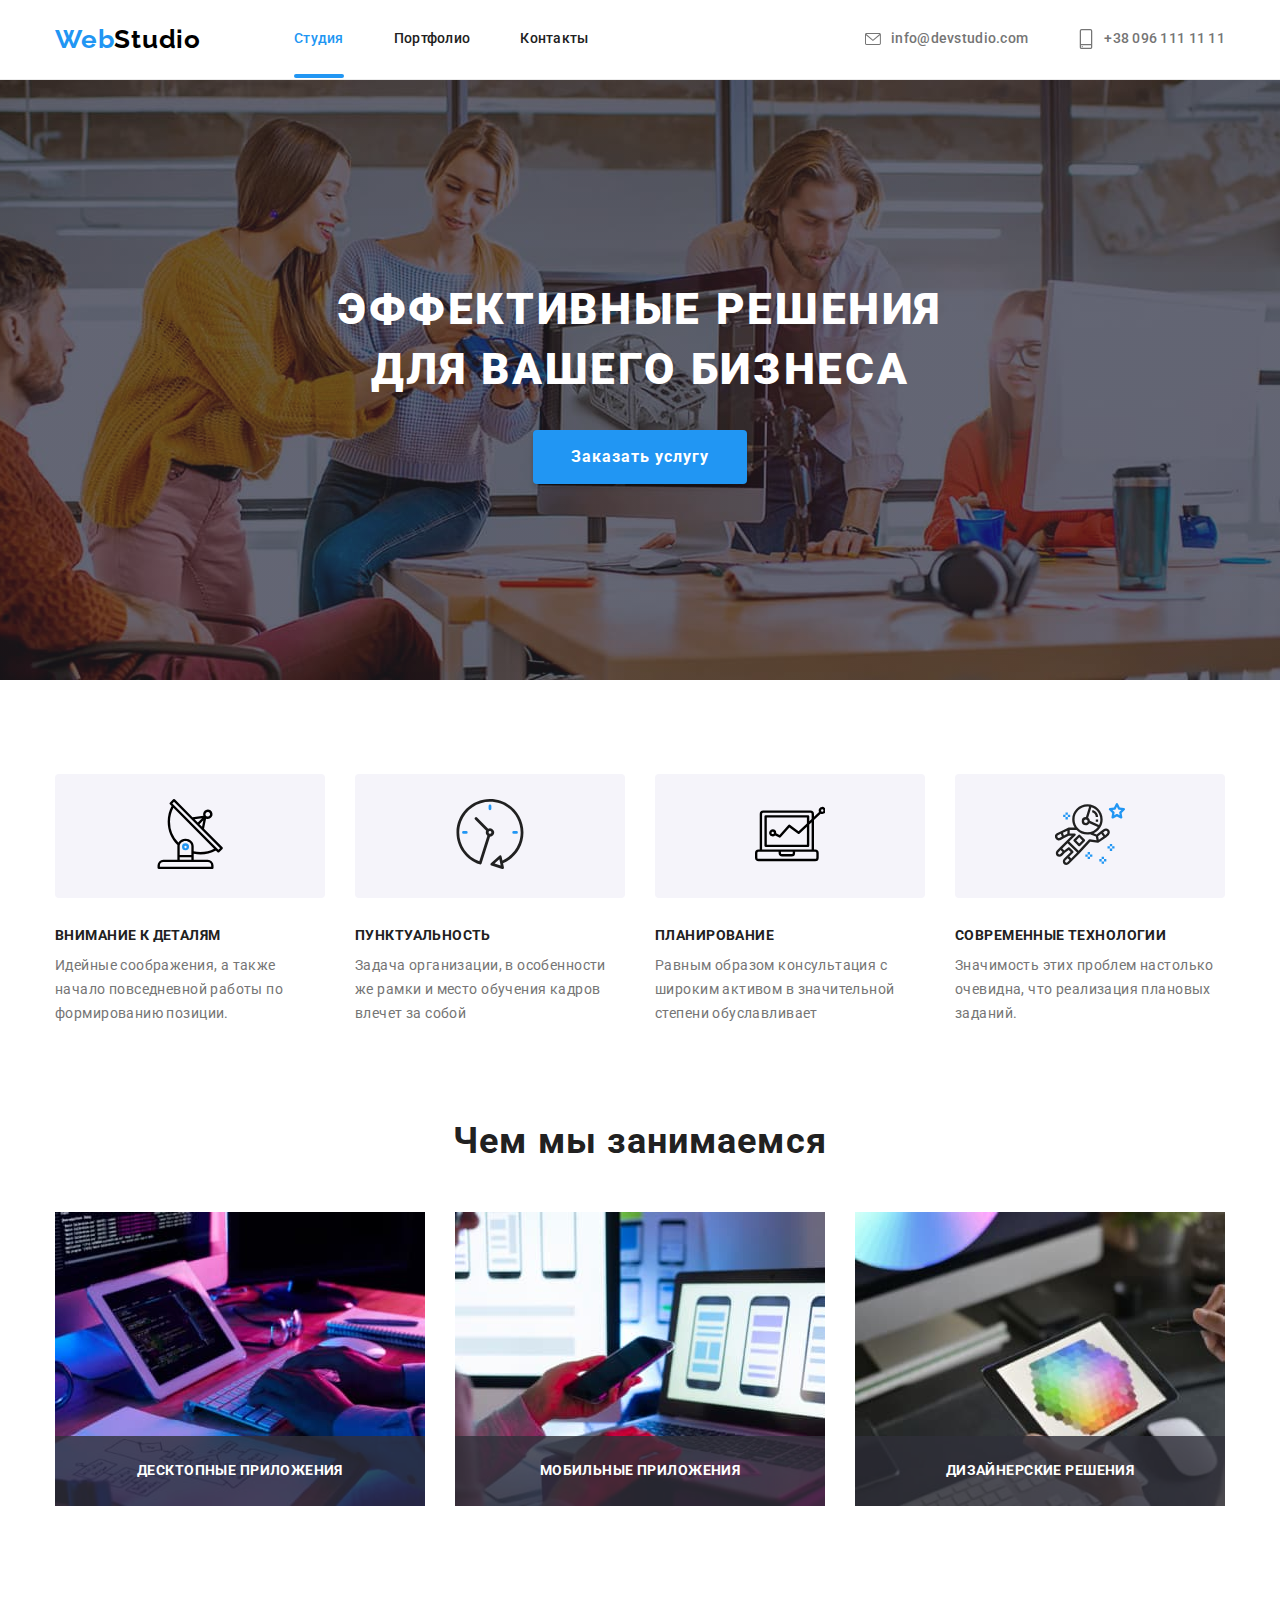
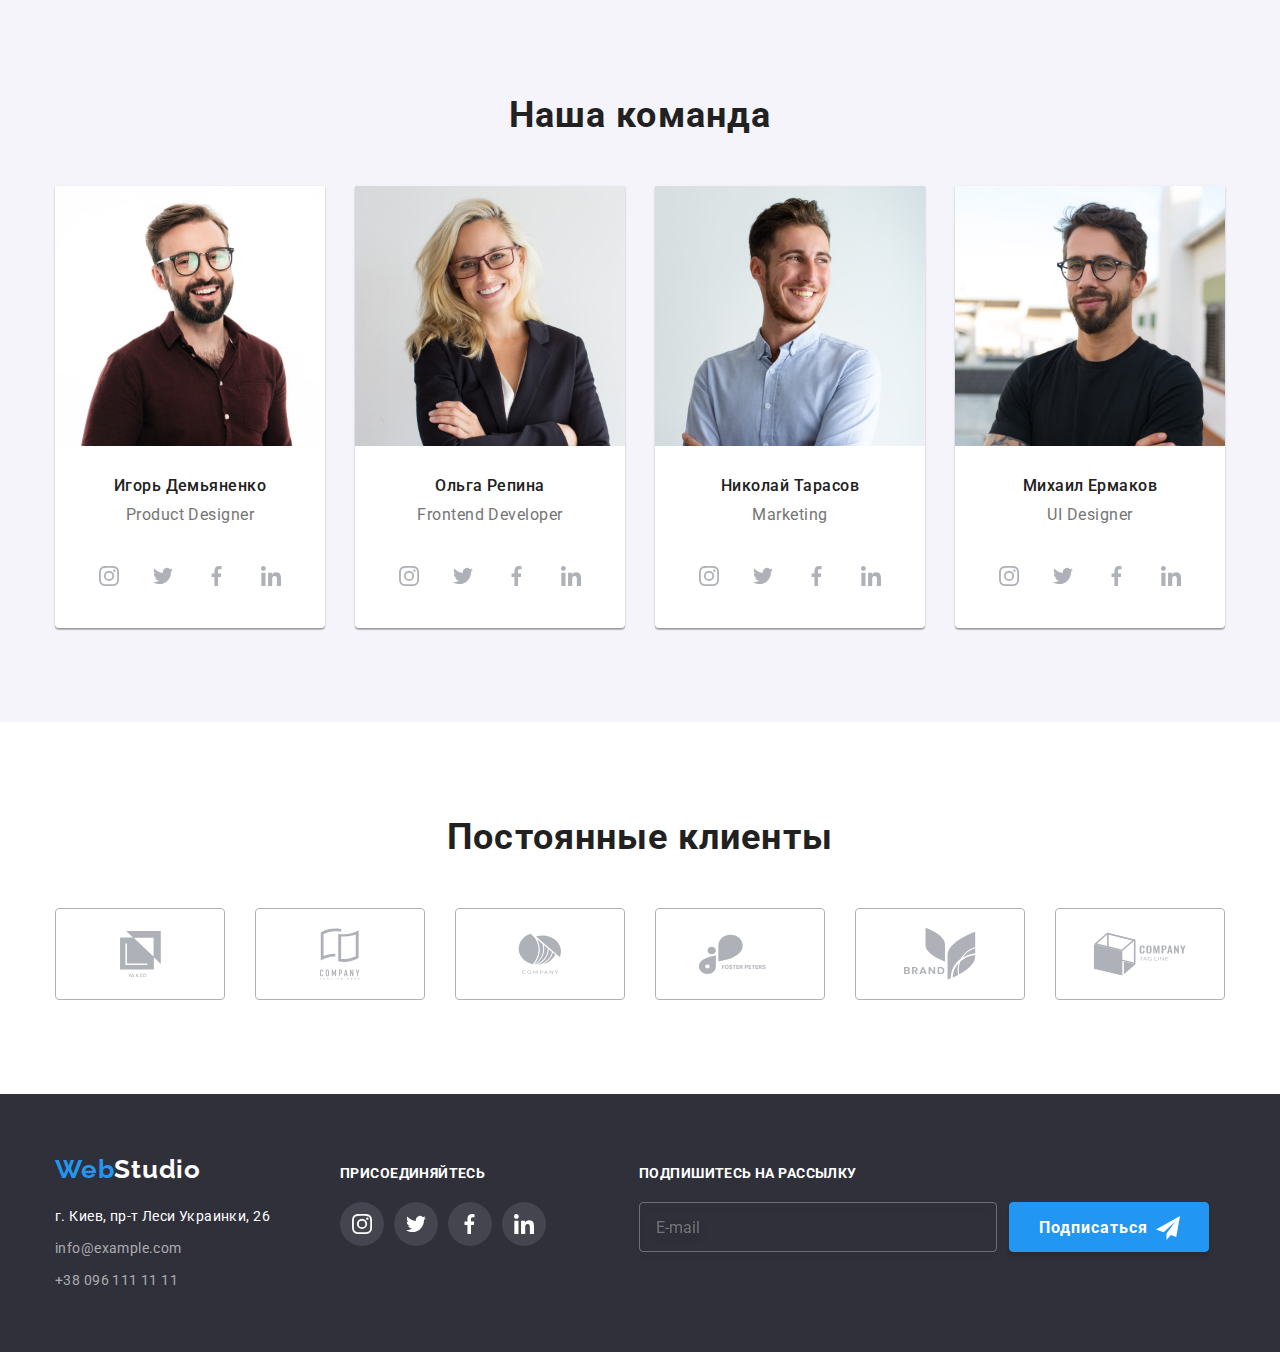
<file: index.html>
<!DOCTYPE html>
<html lang="ru">
<head>
    <meta charset="UTF-8">
    <meta http-equiv="X-UA-Compatible" content="IE=edge">
    <meta name="viewport" content="width=device-width, initial-scale=1.0">
    <title>WebStudio</title>
    <link rel="preconnect" href="https://fonts.gstatic.com">
    <link href="https://fonts.googleapis.com/css2?family=Raleway:wght@700&family=Roboto:wght@400;500;700;900&display=swap"
        rel="stylesheet">
    <link rel="stylesheet" href="https://cdnjs.cloudflare.com/ajax/libs/modern-normalize/1.1.0/modern-normalize.min.css
">
    <link rel="stylesheet" href="./css/main.min.css">
</head>
    <body>
        <!-- Header-->
        
        <header class="header">
         <div class="container" >  
             <div class="container__nav"> 
            <nav class="navigation">
                <a class="logo__link header__logo link" href="./index.html"> <span class="logo">Web</span>Studio</a>

                <ul class="menu list">
                    <li class="menu__item">
                        <a class="menu__link current link" href="./index.html" >Студия</a>
                    </li>
                    <li class="menu__item">
                        <a class="menu__link link" href="./portfolio.html">Портфолио</a>
                    </li>
                    <li class="menu__item">
                        <a class="menu__link link" href="">Контакты</a>
                    </li>
                </ul>
            </nav>
        

                <ul class="contacts-header header__contacts list">
                    <li class="contacts__link-item list">               
                      <a class="contacts__mail-link link" href="mailo:info@devstudio.com">
                        <svg class="contacts__icon" width="16px" height="20px">
                            <use href="./images/sprite.svg#icon-envelope">
                            </use>
                        </svg>
                        info@devstudio.com</a>              
                    </li>

                   <li class="contacts__navigation-link-item list" >
                    <a class="contacts__tel-link link" href="tel:+380961111111">
                    <svg class="contacts__icon" width= "16px" height="20px">
                        <use href="./images/sprite.svg#icon-smartphone">
                        </use>
                    </svg>
                    +38 096 111 11 11</a>
                   </li>
                </ul>  
                </div>
         </div>
            
        </header>

        


        <main>
            <!--Hero-->
            <section class="hero">
              <div class="container hero-title">
                <h1 class="title" >Эффективные решения <br> для вашего бизнеса</h1>
                </div>
                <button data-modal-open class="modal-button" type="button"><span class="button-text">Заказать услугу</span></button>
            </section>
            

            <!-- Concept-->
            <section class="concept">
                <h2 class="visually-hidden">Концепции подхода к работе</h2>
            <div class="container">
                <ul class="concept__list list">
                    <li class="concept__list-item">
                        <div class="concept-icon">
                            <svg class="concept-icon__icon" width="70px" height="70px">
                                <use href="./images/sprite.svg#icon-antenna">
                                </use>
                            </svg>
                            </div>
                        <h3 class="concept__list-title subtitle-text">Внимание к деталям</h3>
                        <p class="concept__list-title-text">Идейные соображения, а также начало повседневной работы по формированию позиции.</p>   
                    </li>

                    <li class="concept__list-item">
                        <div class="concept-icon">
                            <svg class="concept-icon__icon" width="70px" height="70px">
                                <use href="./images/sprite.svg#icon-clock">
                                </use>
                            </svg>
                        </div>
                        <h3 class="concept__list-title subtitle-text">Пунктуальность</h3>
                        <p class="concept__list-title-text">Задача организации, в особенности же рамки и место обучения кадров влечет за собой</p>
                    </li>

                    <li class="concept__list-item">
                        <div class="concept-icon">
                            <svg class="concept-icon__icon" width="70px" height="70px">
                                <use href="./images/sprite.svg#icon-vector">
                                </use>
                            </svg>
                        </div>
                        <h3 class="concept__list-title subtitle-text">Планирование</h3>
                        <p class="concept__list-title-text">Равным образом консультация с широким активом в значительной степени обуславливает</p>
                    </li>

                    <li class="concept__list-item">
                        <div class="concept-icon">
                            <svg class="concept-icon__icon" width="70px" height="70px">
                                <use href="./images/sprite.svg#icon-astronaut">
                                </use>
                            </svg>
                        </div>
                        <h3 class="concept__list-title subtitle-text">Современные технологии</h3>
                        <p class="concept__list-title-text">Значимость этих проблем настолько очевидна, что реализация плановых заданий.</p>
                    </li>
                </ul>
                </div>
            </section>
            <!-- Specification-->
            <section class="specification">
                <div class="container">
                <h2 class="specification__title">Чем мы занимаемся</h2>
                <ul class="specification__list list">
                    <li class="specification__list-images">
                        <img src="./images/specification/specification1.jpg" alt="написание кода" width="370" height="294">
                   <div class="service__desc">
                        <p class="service__text">Десктопные приложения</p>
                        </div>
                    </li>
                    <li class="specification__list-images">
                        <img src="./images/specification/specification2.jpg" alt="мобильная адаптация" width="370" height="294">
                    <div class="service__desc">
                        <p class="service__text">Мобильные приложения</p>
                    </div>
                    </li>
                    <li class="specification__list-images">
                        <img src="./images/specification/specification3.jpg" alt="стилистическое оформление" width="370" height="294">
                    <div class="service__desc">
                        <p class="service__text">Дизайнерские решения</p>
                    </div>
                    </li>
                </ul>
                </div>
            </section>
            <!-- teammate-->
            <section class="teammate">
                <div class="container">
                <h2 class="teammate__title">Наша команда</h2>   

                <ul class="team__list list">
                <li class="team__list-item">
                    <img class="team__list-item-image" src="./images/teammate/teammate1.jpg" alt="Игорь Демьяненко" width="270" height="260">
                 <div class="team__image">
                    <h3 class="team__list-title">Игорь Демьяненко</h3>
                    <p class="team__list-title-text" lang="en"> Product Designer</p>
                </div>
                        <ul class="network">
                            <li class="network__item">
                                <a class="network__icon link" href="#instagram" target="_blank" rel="noopener noreferrer">
                                <svg class="network__icon-icon" width="20px" height="20px">
                                    <use href="./images/sprite.svg#icon-instagram">
                                    </use>
                                </svg>
                                </a>
                            </li>
                        
                            <li class="network__item">
                                <a class="network__icon link" href="#twitter" target="_blank" rel="noopener noreferrer">
                                <svg class="network__icon-icon" width="20px" height="20px">
                                    <use href="./images/sprite.svg#icon-twitter">
                                    </use>
                                </svg>
                                </a>
                            </li>
                        
                            <li class="network__item">
                                <a class="network__icon link" href="#facebook" target="_blank" rel="noopener noreferrer">
                                <svg class="network__icon-icon" width="20px" height="20px">
                                    <use href="./images/sprite.svg#icon-facebook">
                                    </use>
                                </svg>
                                </a>
                            </li>
                        
                            <li class="network__item">
                                <a class="network__icon link" href="#linkedin" target="_blank" rel="noopener noreferrer">
                                <svg class="network__icon-icon" width="20px" height="20px">
                                    <use href="./images/sprite.svg#icon-linkedin">
                                    </use>
                                </svg>
                                </a>
                            </li>
                        
                        </ul>
                </li>

                <li class="team__list-item">
                    <img class="team__list-item-image" src="./images/teammate/teammate2.jpg" alt="Ольга Репина" width="270" height="260">
                 <div class="team__image">
                    <h3 class="team__list-title">Ольга Репина</h3>
                    <p class="team__list-title-text" lang="en"> Frontend Developer</p>
                  </div>

                <ul class="network">
                    <li class="network__item">
                        <a class="network__icon link" href="#instagram" target="_blank" rel="noopener noreferrer">
                        <svg class="network__icon-icon" width="20px" height="20px">
                            <use href="./images/sprite.svg#icon-instagram">
                            </use>
                        </svg>
                        </a>
                    </li>
                
                    <li class="network__item">
                        <a class="network__icon link" href="#twitter" target="_blank" rel="noopener noreferrer">
                        <svg class="network__icon-icon" width="20px" height="20px">
                            <use href="./images/sprite.svg#icon-twitter">
                            </use>
                        </svg>
                        </a>
                    </li>
                
                    <li class="network__item">
                        <a class="network__icon link" href="#facebook" target="_blank" rel="noopener noreferrer">
                        <svg class="network__icon-icon" width="20px" height="20px">
                            <use href="./images/sprite.svg#icon-facebook">
                            </use>
                        </svg>
                    </a>
                    </li>
                
                    <li class="network__item">
                        <a class="network__icon link" href="#linkedin" target="_blank" rel="noopener noreferrer">
                        <svg class="network__icon-icon" width="20px" height="20px">
                            <use href="./images/sprite.svg#icon-linkedin">
                            </use>
                        </svg>
                        </a>
                    </li>
                
                </ul>
                </li>

                <li class="team__list-item">               
                    <img class="team__list-item-image" src="./images/teammate/teammate3.jpg" alt="Николай Тарасов" width="270" height="260">
                 <div class="team__image">
                    <h3 class="team__list-title">Николай Тарасов</h3>
                    <p class="team__list-title-text" lang="en"> Marketing</p>
                  </div>
                <ul class="network">
                    <li class="network__item">
                        <a class="network__icon link" href="#instagram" target="_blank" rel="noopener noreferrer">
                        <svg class="network__icon-icon" width="20px" height="20px">
                            <use href="./images/sprite.svg#icon-instagram">
                            </use>
                        </svg>
                        </a>
                    </li>
                
                    <li class="network__item">
                        <a class="network__icon link" href="#twitter" target="_blank" rel="noopener noreferrer">
                        <svg class="network__icon-icon" width="20px" height="20px">
                            <use href="./images/sprite.svg#icon-twitter">
                            </use>
                        </svg>
                        </a>
                    </li>
                
                    <li class="network__item">
                        <a class="network__icon link" href="#facebook" target="_blank" rel="noopener noreferrer">
                        <svg class="network__icon-icon" width="20px" height="20px">
                            <use href="./images/sprite.svg#icon-facebook">
                            </use>
                        </svg>
                        </a>
                    </li>
                
                    <li class="network__item">
                        <a class="network__icon link" href="#linkedin" target="_blank" rel="noopener noreferrer">
                        <svg class="network__icon-icon" width="20px" height="20px">
                            <use href="./images/sprite.svg#icon-linkedin">
                            </use>
                        </svg>
                        </a>
                    </li>
                
                </ul>
                </li>

                <li class="team__list-item">
                    <img class="team__list-item-image" src="./images/teammate/teammate4.jpg" alt="Михаил Ермаков" width="270" height="260">
                 <div class="team__image">
                    <h3 class="team__list-title">Михаил Ермаков</h3>
                    <p class="team__list-title-text" lang="en"> UI Designer</p>
                 </div>

                <ul class="network">
                    <li class="network__item">
                        <a class="network__icon link" href="#instagram" target="_blank" rel="noopener noreferrer">
                        <svg class="network__icon-icon" width="20px" height="20px">
                            <use href="./images/sprite.svg#icon-instagram">
                            </use>
                        </svg>
                        </a>
                    </li>
                
                    <li class="network__item">
                        <a class="network__icon link" href="#twitter" target="_blank" rel="noopener noreferrer">
                        <svg class="network__icon-icon" width="20px" height="20px">
                            <use href="./images/sprite.svg#icon-twitter">
                            </use>
                        </svg>
                        </a>
                    </li>
                
                    <li class="network__item">
                        <a class="network__icon link" href="#facebook" target="_blank" rel="noopener noreferrer">
                        <svg class="network__icon-icon" width="20px" height="20px">
                            <use href="./images/sprite.svg#icon-facebook">
                            </use>
                        </svg>
                        </a>
                    </li>
                
                    <li class="network__item">
                        <a class="network__icon link" href="#linkedin" target="_blank" rel="noopener noreferrer">
                        <svg class="network__icon-icon" width="20px" height="20px">
                            <use href="./images/sprite.svg#icon-linkedin">
                            </use>
                        </svg>
                        </a>
                    </li>
                
                </ul>
                </li>
                </ul>

               
                </div>
            </section>

            <!-- Clients -->
            <section class="clients">
                <div class="container">
                    <h2 class="client__title">Постоянные клиенты</h2>
               <ul class="client-list">

                   <li class="client-list-item"> 
                       <a  class="icon-image" href="">             
                    <svg class="client-icon" width="41px" height="46.7px">
                        <use href="./images/sprite.svg#icon-group1">
                        </use>
                    </svg>
                    </a>
                   </li>

                <li class="client-list-item">
                    <a class="icon-image" href="">
                    <svg class="client-icon" width="40px" height="52px">
                        <use href="./images/sprite.svg#icon-group2">
                        </use>
                    </svg>
                    </a>
                </li>

                <li class="client-list-item">
                    <a class="icon-image" href="">
                    <svg class="client-icon" width="43.46px" height="41.18px">
                        <use href="./images/sprite.svg#icon-group3">
                        </use>
                    </svg>
                    </a>
                </li>

                <li class="client-list-item">
                    <a class="icon-image" href="">
                    <svg class="client-icon" width="84.44px" height="40.62px">
                        <use href="./images/sprite.svg#icon-group4">
                        </use>
                    </svg>
                    </a>
                </li>

                <li class="client-list-item">
                    <a class="icon-image" href="">
                    <svg class="client-icon" width="106px" height="53.48px">
                        <use href="./images/sprite.svg#icon-group5">
                        </use>
                    </svg>
                    </a>
                </li>

                <li class="client-list-item">
                    <a class="icon-image" href="">
                    <svg class="client-icon" width="93.79px" height="43.93px">
                        <use href="./images/sprite.svg#icon-group6">
                        </use>
                    </svg>
                    </a>
                </li>
               </ul>
                </div>
            </section>
        </main>
        <!-- Footer -->

            <footer class="footer">
                <div class="container footer-common ">
                    <div class="contacts">
                     <a class="logo__link footerlink link" href="logo"> <span class="logo">Web</span><span class="logo-type">Studio</span></a>
                
                        <address class="contacts__item">
                          <ul class="contacts__list list">
                             <li class="contacts__list-item">
                             <a class="contacts__adress link" href="https://goo.gl/maps/idP8wtgH4TsYc2U48" target="_blank" rel="noopener noreferrer"> г. Киев, пр-т Леси Украинки, 26</a>
                             </li>

                              <li class="contacts__list-item">
                                <a class="contacts__mail link" href="mailo:info@example.com">info@example.com</a>
                             </li>

                             <li class="contacts__list-item">
                              <a class="contacts__tel link" href="tel:+380961111111">+38 096 111 11 11</a>
                             </li>
                         </ul>  
                     </address>
                 </div>
                    <div class="footer__icons">
                     <h3 class="footer__title">Присоединяйтесь</h3>
                     <ul class="footer__network-list">

                        <li class="footer__icon">
                            <a class="footer__network-icon link" href="#instagram" target="_blank" rel="noopener noreferrer">
                            <svg class="footer__network-icon-icon" width="20px" height="20px">
                                <use href="./images/sprite.svg#icon-instagram">
                                </use>
                            </svg>
                        </a>
                        </li>

                        <li class="footer__icon">
                            <a class="footer__network-icon link" href="#twitter" target="_blank" rel="noopener noreferrer">
                            <svg class="footer__network-icon-icon" width="20px" height="20px">
                                <use href="./images/sprite.svg#icon-twitter">
                                </use>
                            </svg>
                            </a>
                        </li>

                        <li class="footer__icon">
                            <a class="footer__network-icon link" href="#facebook" target="_blank" rel="noopener noreferrer">
                            <svg class="footer__network-icon-icon" width="20px" height="20px">
                                <use href="./images/sprite.svg#icon-facebook">
                                </use>
                            </svg>
                        </a>
                        </li>

                        <li class="footer__icon">
                            <a class="footer__network-icon link" href="#linkedin" target="_blank" rel="noopener noreferrer">
                            <svg class="footer__network-icon-icon" width="20px" height="20px">
                                <use href="./images/sprite.svg#icon-linkedin">
                                </use>
                            </svg>
                            </a>
                        </li>
                     </ul>
                    </div>

                    <div class="mailing">
                        <h3 class="footer__title">Подпишитесь на рассылку</h3>
                        <form action="#" class="footer__form">
                            <label>
                                <input type="email" class="footer__text-form" placeholder="E-mail" required>
                            </label>
                    
                            <button type="submit" class="footer__form-btn">Подписаться
                                <svg class="footer__mail-icon" width="24" height="24">
                                    <use href="/images/icons.svg#icon-icon-send"></use>
                                </svg>
                            </button>
                        </form>
                    </div>
                </div>
            </footer>
            

            <div class="backdrop is-hidden" data-modal>
                <div class="modal">
                    <button data-modal-close type="button" class="close-button">
                        <svg class="close-icon" width="11" height="11">
                            <use href="./images/symbol-defs-close.svg#icon-vector1"></use>
                        </svg>
                    </button>



                    <form action="#" class="modal-form">
                        <label class="modal-form-field">
                            <p class="modal-form-head">Оставьте свои данные, мы вам перезвоним</p>
                            Имя
                            <span class="modal-form-input-wrapper">
                            <input type="text" class="modal-form-input" name="user-name" minlength="2"
                             pattern="[a-zA-Zа-яёА-ЯЁ]+" title="Имя должно содержать символы кирилицы или латиницы" required >
                            <svg class="modal-form-icon" width="18" height="18">
                                <use href="./images/icons.svg#icon-person"></use>
                            </svg>
                            </span>
                        </label>

                        <label class="modal-form-field">
                            Телефон
                            <span class="modal-form-input-wrapper">
                            <input type="tel" class="modal-form-input" name="user-phone"
                             pattern="[0-9]{3}-[0-9]{3}-[0-9]{2}-[0-9]{2}" title="096-000-00-00" required>
                            <svg class="modal-form-icon" width="18" height="18">
                                <use href="./images/icons.svg#icon-phone"></use>
                            </svg>
                            </span>
                        </label>

                        <label class="modal-form-field">
                            Почта
                            <span class="modal-form-input-wrapper">         
                             <input type="email" class="modal-form-input" name="user-email" required>
                             <svg class="modal-form-icon" width="18" height="18">
                            <use href="./images/icons.svg#icon-email"></use>
                             </svg>
                             </span>
                            </label>

                        <label class="modal-form-field">
                            Комментарий
                            <textarea name="user-message" class="modal-form-message" placeholder="Введите текст"></textarea>
                        </label>


                    <input type="checkbox" class="modal-form-checkbox visually-hidden" id="accept-policy">
                    <label for="accept-policy" class="modal-form-checkbox-label">Соглашаюсь с рассылкой и принимаю&nbsp;
      
                        <a href="#" class="modal-form-label-link">Условия договора</a>
                    </label>
                    <button type="submit" class="modal-form-btn">Отправить</button>
                    </form>
                   
                </div>
            </div>
            
    <script src="./js/modal.js"></script>
    </body>
</html>
</file>
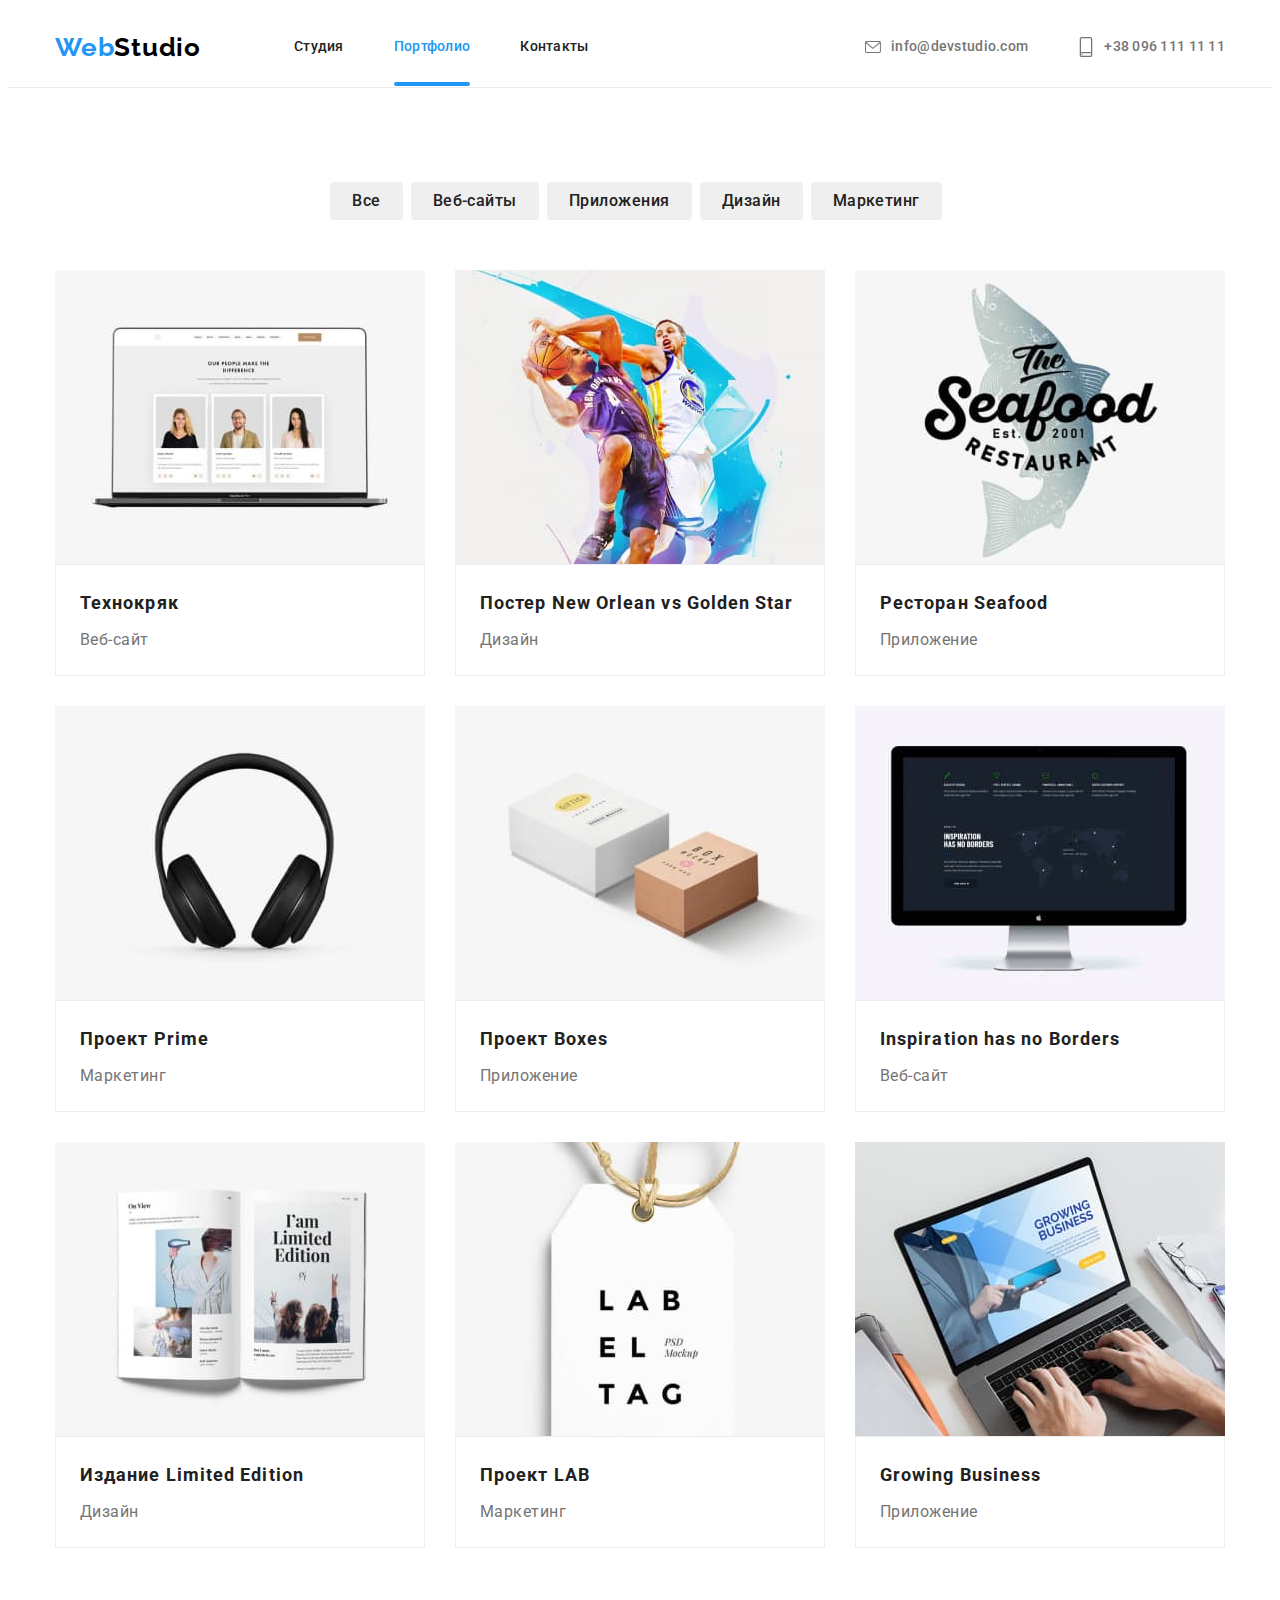
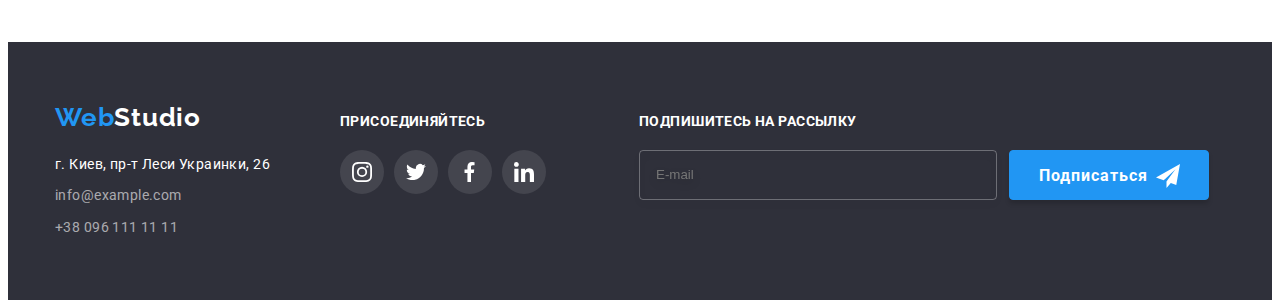
<file: portfolio.html>
<!DOCTYPE html>
    <html lang="ru">
    <head>
        <meta charset="UTF-8">
        <meta http-equiv="X-UA-Compatible" content="IE=edge">
        <meta name="viewport" content="width=device-width, initial-scale=1.0">
        <title>WebStudio</title>
        <link rel="preconnect" href="https://fonts.gstatic.com">
        <link href="https://fonts.googleapis.com/css2?family=Raleway:wght@700&family=Roboto:wght@400;500;700;900&display=swap"
            rel="stylesheet">
        <link rel="stylesheet" href="./css/main.min.css">

    </head>
    <body>
        <!-- Header-->
        <header class="header">
            <div class="container">
                <div class="container__nav">
                    <nav class="navigation">
                        <a class="logo__link header__logo link" href="./index.html"> <span class="logo">Web</span>Studio</a>
        
                        <ul class="menu list">
                            <li class="menu__item">
                                <a class="menu__link link" href="./index.html">Студия</a>
                            </li>
                            <li class="menu__item">
                                <a class="menu__link current link" href="./portfolio.html">Портфолио</a>
                            </li>
                            <li class="menu__item">
                                <a class="menu__link link" href="">Контакты</a>
                            </li>
                        </ul>
                    </nav>
        
        
                    <ul class="contacts-header header__contacts list">
                        <li class="contacts__link-item list">
                            <a class="contacts__mail-link link" href="mailo:info@devstudio.com">
                                <svg class="contacts__icon" width="16px" height="20px">
                                    <use href="./images/sprite.svg#icon-envelope">
                                    </use>
                                </svg>
                                info@devstudio.com</a>
                        </li>
        
                        <li class="contacts__navigation-link-item list">
                            <a class="contacts__tel-link link" href="tel:+380961111111">
                                <svg class="contacts__icon" width="16px" height="20px">
                                    <use href="./images/sprite.svg#icon-smartphone">
                                    </use>
                                </svg>
                                +38 096 111 11 11</a>
                        </li>
                    </ul>
                </div>
            </div>
        
        </header>
        <!-- Hero portfolio -->
        <main class="portfolio">
            <section>
                <h2 class="visually-hidden">Список проектов</h2>
                <div class="container">
                    <ul class="portfolio__button-list list">
                        <li class="portfolio__button-item">
                            <button class="portfolio__button" type="button">Все</button>
                        </li>
                        <li class="portfolio__button-item">
                            <button class="portfolio__button" type="button">Веб-сайты</button>
                        </li>
                        <li class="portfolio__button-item">
                            <button class="portfolio__button" type="button">Приложения</button>
                        </li>
                        <li class="portfolio__button-item">
                            <button class="portfolio__button" type="button">Дизайн</button>
                        </li>
                        <li class="portfolio__button-item">
                            <button class="portfolio__button" type="button">Маркетинг</button>
                        </li>
                    </ul>
                </div>


                <div class="container">
                <ul class="set__list list">
                    <li class="set__list-item">
                        <a class="set__list-icon link" href="">
                        <div class="set__list-image-text">
                            <img class="set__list-image" src="./images/portfolio/portfolio1.jpg" alt="Монитор" width="370" height="294">
                            <p class="set__list-text">Технокряк это современная площадка распространения коронавируса. Компании используют эту платформу для цифрового
                            шпионажа и атак на защищённые сервера конкурентов</p>
                        </div>
                        <div class="card__content">
                        <h3 class="card__list-projects">Технокряк</h3>
                        <p class="card__list-projects-text">Веб-сайт</p>
                     </div>
                    </a>
                        </li>

                    <li class="set__list-item">
                        <a class="set__list-icon link"  href="">
                        <div class="set__list-image-text">
                            <img src="./images/portfolio/portfolio2.jpg" alt="Баскетбольная команда" width="370" height="294">
                            <p class="set__list-text">Технокряк это современная площадка распространения коронавируса. Компании используют эту
                             платформу для цифрового
                              шпионажа и атак на защищённые сервера конкурентов</p>
                         </div>
                        <div class="card__content">
                        <h3 class="card__list-projects">Постер <span lang="en">New Orlean vs Golden Star</span></h3>
                        <p class="card__list-projects-text">Дизайн</p>
                     </div>
                    </a>
                    </li>

                    <li class="set__list-item">
                        <a class="set__list-icon link"  href="">
                        <div class="set__list-image-text">
                            <img src="./images/portfolio/portfolio3.jpg" alt="Логотип ресторана" width="370" height="294">
                                <p class="set__list-text">Технокряк это современная площадка распространения коронавируса. Компании используют эту
                                 платформу для цифрового
                                шпионажа и атак на защищённые сервера конкурентов</p>
                         </div>
                        <div class="card__content">
                        <h3 class="card__list-projects">Ресторан <span lang="en">Seafood</span></h3>
                        <p class="card__list-projects-text">Приложение</p>
                     </div>
                    </a>
                    </li>

                    <li class="set__list-item">
                        <a class="set__list-icon link"  href="">
                            <div class="set__list-image-text">
                                <img src="./images/portfolio/portfolio4.jpg" alt="Наушники" width="370" height="294">
                                <p class="set__list-text">Технокряк это современная площадка распространения коронавируса. Компании используют эту
                                платформу для цифрового
                                шпионажа и атак на защищённые сервера конкурентов</p>
                            </div>
                        <div class="card__content">
                        <h3 class="card__list-projects">Проект <span lang="en">Prime</span></h3>
                        <p class="card__list-projects-text">Маркетинг</p>
                     </div>
                    </a>
                    </li>

                    <li class="set__list-item">
                        <a class="set__list-icon link"  href="">
                            <div class="set__list-image-text">
                            <img src="./images/portfolio/portfolio5.jpg" alt="Элементы блоков" width="370" height="294">
                                <p class="set__list-text">Технокряк это современная площадка распространения коронавируса. Компании используют эту
                                    платформу для цифрового
                                    шпионажа и атак на защищённые сервера конкурентов</p>
                            </div>      
                     <div class="card__content">
                        <h3 class="card__list-projects">Проект <span lang="en">Boxes</span></h3>
                        <p class="card__list-projects-text">Приложение</p>
                    </div>
                    </a>
                    </li>

                    <li class="set__list-item">
                        <a class="set__list-icon link"  href="">
                            <div class="set__list-image-text">
                            <img src="./images/portfolio/portfolio6.jpg" alt="Сайт на экране монитора" width="370" height="294">
                            <p class="set__list-text">Технокряк это современная площадка распространения коронавируса. Компании используют эту
                                платформу для цифрового
                                шпионажа и атак на защищённые сервера конкурентов</p>
                            </div>
                        <div class="card__content">
                        <h3 class="card__list-projects"><span lang="en">Inspiration has no Borders</span></h3>
                        <p class="card__list-projects-text">Веб-сайт</p>
                    </div>
                    </a>
                    </li>

                    <li class="set__list-item">
                        <a class="set__list-icon link"  href="">
                            <div class="set__list-image-text">
                            <img src="./images/portfolio/portfolio7.jpg" alt="Журнал" width="370" height="294">
                            <p class="set__list-text">Технокряк это современная площадка распространения коронавируса. Компании используют эту
                                платформу для цифрового
                                шпионажа и атак на защищённые сервера конкурентов</p>
                            </div>
                        <div class="card__content">
                        <h3 class="card__list-projects">Издание <span lang="en">Limited Edition</span></h3>
                        <p class="card__list-projects-text">Дизайн</p>
                     </div>
                    </a>
                    </li>

                    <li class="set__list-item">
                        <a class="set__list-icon link"  href="">
                            <div class="set__list-image-text">
                            <img src="./images/portfolio/portfolio8.jpg" alt="Эмблема" width="370" height="294">
                            <p class="set__list-text">Технокряк это современная площадка распространения коронавируса. Компании используют эту
                                платформу для цифрового
                                шпионажа и атак на защищённые сервера конкурентов</p>
                            </div>
                        <div class="card__content">
                        <h3 class="card__list-projects">Проект <span lang="en">LAB</span></h3>
                        <p class="card__list-projects-text">Маркетинг</p>
                    </div>
                    </a>
                    </li>

                    <li class="set__list-item">
                        <a class="set__list-icon link"  href="">
                            <div class="set__list-image-text">
                                <img src="./images/portfolio/portfolio9.jpg" alt="Сайт на экране ноутбука" width="370" height="294">
                                <p class="set__list-text">Технокряк это современная площадка распространения коронавируса. Компании используют эту
                                    платформу для цифрового
                                    шпионажа и атак на защищённые сервера конкурентов</p>
                             </div>
                        <div class="card__content">
                        <h3 class="card__list-projects"><span lang="en">Growing Business</span></h3>
                        <p class="card__list-projects-text">Приложение</p>
                    </div>
                    </a>
                    </li>
                </ul>
                </div>

            </section>
        </main>
        <!-- Footer -->
    <footer class="footer">
        <div class="container footer-common ">
            <div class="contacts">
                <a class="logo__link footerlink link" href="logo"> <span class="logo">Web</span><span
                        class="logo-type">Studio</span></a>
    
                <address class="contacts__item">
                    <ul class="contacts__list list">
                        <li class="contacts__list-item">
                            <a class="contacts__adress link" href="https://goo.gl/maps/idP8wtgH4TsYc2U48" target="_blank"
                                rel="noopener noreferrer"> г. Киев, пр-т Леси Украинки, 26</a>
                        </li>
    
                        <li class="contacts__list-item">
                            <a class="contacts__mail link" href="mailo:info@example.com">info@example.com</a>
                        </li>
    
                        <li class="contacts__list-item">
                            <a class="contacts__tel link" href="tel:+380961111111">+38 096 111 11 11</a>
                        </li>
                    </ul>
                </address>
            </div>
            <div class="footer__icons">
                <h3 class="footer__title">Присоединяйтесь</h3>
                <ul class="footer__network-list">
    
                    <li class="footer__icon">
                        <a class="footer__network-icon link" href="#instagram" target="_blank" rel="noopener noreferrer">
                            <svg class="footer__network-icon-icon" width="20px" height="20px">
                                <use href="./images/sprite.svg#icon-instagram">
                                </use>
                            </svg>
                        </a>
                    </li>
    
                    <li class="footer__icon">
                        <a class="footer__network-icon link" href="#twitter" target="_blank" rel="noopener noreferrer">
                            <svg class="footer__network-icon-icon" width="20px" height="20px">
                                <use href="./images/sprite.svg#icon-twitter">
                                </use>
                            </svg>
                        </a>
                    </li>
    
                    <li class="footer__icon">
                        <a class="footer__network-icon link" href="#facebook" target="_blank" rel="noopener noreferrer">
                            <svg class="footer__network-icon-icon" width="20px" height="20px">
                                <use href="./images/sprite.svg#icon-facebook">
                                </use>
                            </svg>
                        </a>
                    </li>
    
                    <li class="footer__icon">
                        <a class="footer__network-icon link" href="#linkedin" target="_blank" rel="noopener noreferrer">
                            <svg class="footer__network-icon-icon" width="20px" height="20px">
                                <use href="./images/sprite.svg#icon-linkedin">
                                </use>
                            </svg>
                        </a>
                    </li>
                </ul>
            </div>
    
            <div class="mailing">
                <h3 class="footer__title">Подпишитесь на рассылку</h3>
                <form action="#" class="footer__form">
                    <label>
                        <input type="email" class="footer__text-form" placeholder="E-mail" required>
                    </label>
    
                    <button type="submit" class="footer__form-btn">Подписаться
                        <svg class="footer__mail-icon" width="24" height="24">
                            <use href="/images/icons.svg#icon-icon-send"></use>
                        </svg>
                    </button>
                </form>
            </div>
        </div>
    </footer>
        
    </body>
    </html>
</file>
<file: css/main.min.css>
:root{--tagline-color: #ffffff;--main-font: 'Roboto', sans-serif;--main-color: #212121;--link-color: #2196f3;--text-color: #757575;--icon-color: #afb1b8}.visually-hidden{position:absolute !important;clip:rect(1px 1px 1px 1px);clip:rect(1px, 1px, 1px, 1px);padding:0 !important;border:0 !important;height:1px !important;width:1px !important;overflow:hidden}html{box-sizing:border-box}h1,h2,h3,ul,li,p,a{list-style:none;text-transform:none;margin:0;padding:0}img{display:block;max-width:100%;height:auto}*::before,*::after{box-sizing:inherit}*{box-sizing:border-box}body{font-family:var(--main-font);color:var(--main-color);color:var(--text-color);color:var(--icon-color)}.list{list-style:none;padding:0;margin:0}.link{text-decoration:none}.container{margin-left:auto;margin-right:auto;padding-left:15px;padding-right:15px;width:1200px;margin-top:0;margin-bottom:0}.logo{font-family:Raleway;font-style:normal;font-weight:700;font-size:26px;line-height:1.19;letter-spacing:0.03em;color:var(--link-color)}.logo__link{display:block;font-family:Raleway;font-style:normal;font-weight:700;font-size:26px;line-height:1.19;letter-spacing:0.03em;color:#000000}.logo-type{font-family:Raleway;font-style:normal;font-weight:700;font-size:26px;line-height:1.19;letter-spacing:0.03em;color:#ffffff}.header__logo{margin-right:93px}.title{margin-bottom:30px;font-family:var(--main-font);font-style:normal;font-weight:900;font-size:44px;line-height:1.36;text-align:center;letter-spacing:0.06em;text-transform:uppercase;color:var(--tagline-color)}.specification__title,.teammate__title,.client__title{font-family:var(--main-font);font-style:normal;font-weight:700;font-size:36px;line-height:1.17;text-align:center;letter-spacing:0.03em;color:var(--main-color)}.network{display:flex;justify-content:center;align-items:center}.network__item{display:flex}.network__item:not(:last-child){margin-right:10px}.network__icon{display:flex;justify-content:center;align-items:center;width:44px;height:44px;border-radius:50%;color:var(--icon-color);transition:250ms cubic-bezier(0.4, 0, 0.2, 1)}.network__icon:hover,.network__icon:focus{color:#ffffff;background-color:var(--link-color);transition:250ms cubic-bezier(0.4, 0, 0.2, 1)}.network__icon-icon{fill:currentColor}.network__icon-icon:hover,.network__icon-icon:focus{color:currentColor;background-color:var(--link-color)}.modal-button,.portfolio-button{border:transparent}.backdrop{position:fixed;top:0;left:0;width:100%;height:100%;background-color:rgba(0,0,0,0.2);opacity:1;visibility:visible;transition:opacity 250ms cubic-bezier(0.4, 0, 0.2, 1),visibility 250ms cubic-bezier(0.4, 0, 0.2, 1)}.backdrop.is-hidden{opacity:0;pointer-events:none;visibility:hidden}.modal-button{border-radius:4px;display:block;margin:0 auto;cursor:pointer;background:var(--link-color);box-shadow:0px 4px 4px rgba(0,0,0,0.15)}.modal-button:hover,.modal-button:focus{color:var(--link-color)}.modal-button:active{background:var(--link-color)}.button-text{padding:11px 32px;font-family:var(--main-font);font-style:normal;font-weight:700;font-size:16px;line-height:1.88;display:flex;align-items:center;text-align:center;letter-spacing:0.06em;color:#ffffff}.modal{position:absolute;padding:40px;width:528px;height:581px;top:50%;left:50%;transform:translate(-50%, -50%) scale(1);background-color:#ffffff;transition:transform 250ms cubic-bezier(0.4, 0, 0.2, 1)}.close-button{position:absolute;top:8px;right:8px;width:30px;height:30px;padding:0;cursor:pointer;background-color:#ffffff;border:1px solid rgba(0,0,0,0.1);border-radius:50%;transition:fill 250ms cubic-bezier(0.4, 0, 0.2, 1)}.close-button:hover,.close-button:focus{fill:var(--link-color)}.backdrop.is-hidden .modal{transform:translate(-50%, -50%) scale(0.75)}.modal-form{display:flex;flex-direction:column}.modal-form-head{margin-bottom:12px;font-family:var(--main-font);font-style:normal;font-weight:700;font-size:20px;line-height:1.15;text-align:center;letter-spacing:0.03em;color:#212121}.modal-form-field{font-family:var(--main-font);font-style:normal;font-weight:400;font-size:12px;line-height:1.17;letter-spacing:0.01em;color:var(--text-color)}.modal-form-input{padding-left:42px;width:100%;height:40px;border:1px solid rgba(33,33,33,0.2);border-radius:4px;color:var(--main-color);background-color:#ffffff;transition:border-color 250ms cubic-bezier(0.4, 0, 0.2, 1)}.modal-form-input:focus{outline:none;border:1px solid var(--link-color);border-radius:4px;border-color:var(--link-color)}.modal-form-input-wrapper{display:block;position:relative;margin-top:4px;margin-bottom:10px}.modal-form-message{margin-top:4px;margin-bottom:17px;padding:12px 16px;width:100%;height:120px;border:1px solid rgba(33,33,33,0.2);border-radius:4px;resize:none;transition:border-color 250ms cubic-bezier(0.4, 0, 0.2, 1)}.modal-form-message:focus{outline:none;border-color:var(--link-color)}.modal-form-checkbox-label{display:flex;justify-content:center;align-items:center;margin-bottom:30px;font-family:var(--main-font);font-style:normal;font-size:14px;font-weight:400px;line-height:1.7;letter-spacing:0.03em;color:var(--text-color)}.modal-form-checkbox-label::before{display:block;margin-right:7px;content:'';width:16px;height:15px;border:1px solid var(--main-color);border-radius:2px;cursor:pointer}.modal-form-btn{display:block;margin:0 auto;font-family:var(--main-font);font-style:normal;font-weight:700;font-size:16px;line-height:1.87;width:200px;height:50px;background-color:#188ce8;color:var(--tagline-color);border-radius:4px;border-color:#188ce8}.modal-form-btn:hover,.modal-form-btn:focus{box-shadow:0px 4px 4px rgba(0,0,0,0.15);transition:box-shadow 250ms cubic-bezier(0.4, 0, 0.2, 1);cursor:pointer}.modal-form-icon{display:block;position:absolute;top:50%;left:12px;transform:translateY(-50%);transition:fill 250ms cubic-bezier(0.4, 0, 0.2, 1)}.modal-form-input:focus+.modal-form-icon{fill:var(--link-color)}.modal-form-checkbox:checked+.modal-form-checkbox-label::before{background-image:url(../images/icon-check.svg);background-color:var(--link-color);border:1px solid var(--link-color);border-radius:2px;background-size:contain;background-repeat:no-repeat;transition:background-color 250ms cubic-bezier(0.4, 0, 0.2, 1)}.modal-form-checkbox:focus+.modal-form-checkbox-label::before{outline:2px solid var(--link-color);transition:border-color 250ms cubic-bezier(0.4, 0, 0.2, 1)}.footer__network-list{display:flex}.footer__icon{display:flex}.footer__icon:not(:last-child){margin-right:10px}.footer__network-icon{display:flex;justify-content:center;align-items:center;width:44px;height:44px;border-radius:50%;color:white;background:rgba(255,255,255,0.1);transition:250ms cubic-bezier(0.4, 0, 0.2, 1)}.footer__network-icon:hover,.footer__network-icon:focus{color:white;background-color:var(--link-color);transition:250ms cubic-bezier(0.4, 0, 0.2, 1)}.footer__network-icon-icon{fill:currentColor}.container__nav{padding-top:24px;padding-bottom:24px;display:flex;align-items:center}.navigation{display:flex;align-items:center}.header{border-bottom:1px solid #ececec}.navigation .menu__link.current{color:var(--link-color)}.menu{display:flex;font-family:var(--main-font);font-style:normal;font-weight:500;font-size:14px;line-height:1.14;letter-spacing:0.02em;color:var(--main-color)}.menu__link{position:relative;padding-top:32px;padding-bottom:32px;font-family:var(--main-font);font-style:normal;font-weight:500;font-size:14px;line-height:1.14;letter-spacing:0.02em;color:var(--main-color)}.menu__link:hover,.menu__link:focus{color:var(--link-color)}.menu__link:hover::after,.menu__link:focus::after{display:block;opacity:1}.menu__link::after{position:absolute;display:block;content:'';width:100%;height:4px;bottom:0;left:0;border-radius:2px;background-color:var(--link-color);opacity:0;transition:opacity 250ms cubic-bezier(0.4, 0, 0.2, 1)}.menu__link.current::after{position:absolute;display:block;content:'';width:100%;height:4px;bottom:0;left:0;background:var(--link-color);border-radius:2px;opacity:1}.menu__item:not(:last-child){margin-right:50px}.contacts-header{display:flex}.header__contacts{margin-left:auto}.contacts__link-item:not(:last-child){margin-right:50px}.contacts__mail-link,.contacts__tel-link{font-family:var(--main-font);font-style:normal;font-weight:500;font-size:14px;line-height:1.14;letter-spacing:0.02em;color:var(--text-color);display:flex;align-items:center;padding:0;border:none;transition:color 250ms cubic-bezier(0.4, 0, 0.2, 1)}.contacts__mail-link:hover,.contacts__mail-link:focus{color:var(--link-color);transition:250ms cubic-bezier(0.4, 0, 0.2, 1)}.contacts__tel-link:hover,.contacts__tel-link:focus{color:var(--link-color);transition:250ms cubic-bezier(0.4, 0, 0.2, 1)}.contacts__icon{margin-right:10px;fill:currentColor}.hero{background-color:#c4c4c4;background-image:linear-gradient(to right, rgba(47,48,58,0.4), rgba(47,48,58,0.4)),url(../images/img.jpg);background-size:cover;background-repeat:no-repeat;background-position:center;max-width:1600px;height:600px;align-items:center;text-align:center;margin-left:auto;margin-right:auto;padding-top:200px;padding-bottom:200px}.concept{padding:94px 0}.concept__list{display:flex;flex-basis:calc((100% - 90px) / 4)}.concept__list-item{display:flex;flex-wrap:wrap}.concept__list-item:not(:last-child){margin-right:30px}.concept-icon{width:270px;text-align:center;background:#f5f4fa;border-radius:4px;margin-bottom:30px;padding:25px 100px}.concept__list-title{margin-bottom:10px;font-family:var(--main-font);font-style:normal;font-weight:700;font-size:14px;line-height:1.14;letter-spacing:0.03em;color:var(--main-color)}.subtitle-text{text-transform:uppercase}.concept__list-title-text{text-align:left;font-family:var(--main-font);font-style:normal;font-size:14px;font-weight:400px;line-height:1.7;letter-spacing:0.03em;color:var(--text-color)}.specification{padding-bottom:94px}.specification__list{display:flex}.specification__title{margin-bottom:50px}.specification__list-images{position:relative}.specification__list-images:not(:last-child){margin-right:30px}.service__desc{position:absolute;width:370px;height:70px;left:0;bottom:0;text-align:center;padding:27px;background-color:rgba(47,48,58,0.8)}.service__text{font-family:var(--main-color);font-style:normal;font-weight:700;font-size:14px;line-height:1.14;text-align:center;letter-spacing:0.03em;text-transform:uppercase;color:var(--tagline-color)}.teammate{padding:94px 0;margin-left:auto;margin-right:auto;background-color:#f5f4fa}.teammate__title{margin-bottom:50px}.team__list{display:flex}.team__list-title{margin-bottom:10px;font-family:var(--main-font);font-style:normal;font-weight:500;font-size:16px;line-height:1.19;text-align:center;letter-spacing:0.03em;color:var(--main-color)}.team__list-item{padding-bottom:30px;background:#ffffff;box-shadow:0px 1px 3px rgba(0,0,0,0.12),0px 1px 1px rgba(0,0,0,0.14),0px 2px 1px rgba(0,0,0,0.2);border-radius:0px 0px 4px 4px}.team__list-item:not(:last-child){margin-right:30px}.team__image{padding:30px 32px 30px 32px}.team__list-title-text{font-family:var(--main-font);font-style:normal;font-weight:400;font-size:16px;line-height:1.19;text-align:center;letter-spacing:0.03em;color:var(--text-color)}.clients{padding:94px 0}.client__title{margin-bottom:50px}.client-list{display:flex;justify-content:space-between}.client-list-item{display:flex;justify-content:center;align-items:center;height:92px;width:170px}.client-list-item:not(:last-child){margin-right:30px}.icon-image{display:flex;justify-content:center;align-items:center;width:100%;height:100%;text-align:center;border:1px solid #afb1b8;box-sizing:border-box;border-radius:4px;color:var(--icon-color);transition:250ms cubic-bezier(0.4, 0, 0.2, 1)}.icon-image:hover,.icon-image:focus{border:1px solid var(--link-color);border-radius:4px;transition:250ms cubic-bezier(0.4, 0, 0.2, 1)}.icon-image:hover .client-icon,.icon-image:focus .client-icon{fill:var(--link-color);transition:250ms cubic-bezier(0.4, 0, 0.2, 1)}.client-icon{fill:currentColor;color:var(--icon-color);transition:250ms cubic-bezier(0.4, 0, 0.2, 1)}.portfolio{padding-top:94px;padding-bottom:94px}.portfolio__button-list{display:flex;justify-content:center;margin-bottom:50px}.portfolio__button-item{display:inline-block;flex-direction:row;justify-content:space-around;margin-right:8px}.portfolio__button-item:not(:last-child){margin-right:8px}.portfolio__button{display:inline-block;padding:6px 22px;font-family:var(--main-font);font-style:normal;font-weight:500;font-size:16px;line-height:1.62;text-align:center;letter-spacing:0.03em;color:var(--main-color);border-radius:4px;cursor:pointer;border:transparent;transition:250ms cubic-bezier(0.4, 0, 0.2, 1)}.portfolio__button:hover,.portfolio__button:focus{box-shadow:0px 3px 1px rgba(0,0,0,0.1),0px 1px 2px rgba(0,0,0,0.08),0px 2px 2px rgba(0,0,0,0.12);color:white;background:var(--link-color);transition:250ms cubic-bezier(0.4, 0, 0.2, 1)}.set__list{margin:0;padding:0;list-style:none;display:flex;flex-wrap:wrap;margin-left:-30px;margin-top:-30px}.set__list .set-list__icon:hover{box-shadow:0px 1px 1px rgba(0,0,0,0.12),0px 4px 4px rgba(0,0,0,0.06),1px 4px 6px rgba(0,0,0,0.16)}.set__list>.set__list-item{flex-basis:calc(100% / 3 -30px);margin-left:30px;margin-top:30px;box-sizing:border-box}.set__list-icon{display:block}.set__list-icon:hover{display:block;box-shadow:0px 1px 1px rgba(0,0,0,0.12),0px 4px 4px rgba(0,0,0,0.06),1px 4px 6px rgba(0,0,0,0.16)}.set__list-image-text{position:relative;overflow:hidden}.set__list-item:hover .set__list-text{transform:translateY(0)}.set__list-icon:hover .set__list-text,.set__list-icon:focus .set__list-text{transform:translateY(-100%)}.set__list-text{position:absolute;font-family:var(--main-font);font-style:normal;font-weight:400;font-size:18px;line-height:1.56;letter-spacing:0.03em;color:#ffffff;background-color:rgba(33,150,243,0.9);padding:63px 24px;top:100%;left:0;width:100%;height:100%;overflow:auto;transform:translateY(100%);transition:transform 250ms cubic-bezier(0.4, 0, 0.2, 1)}.card__content{padding:20px 24px 20px 24px;border-right:1px solid #eeeeee;border-bottom:1px solid #eeeeee;border-left:1px solid #eeeeee;background:#ffffff;border:1px solid #eeeeee;box-sizing:border-box}.card__list-projects{font-family:var(--main-font);font-style:normal;font-weight:700;font-size:18px;line-height:2;letter-spacing:0.06em;color:var(--main-color)}.card__list-projects-text{margin-top:4px;font-family:var(--main-font);font-style:normal;font-weight:400;font-size:16px;line-height:1.87;letter-spacing:0.03em;color:var(--text-color)}.footer{display:block;margin-left:auto;margin-right:auto;padding-top:60px;padding-bottom:60px;background-position:center;background-color:#2f303a}.footer-common{display:flex;align-items:baseline}.footer__title{margin-bottom:20px;font-family:var(--main-font);font-style:normal;font-weight:700;font-size:14px;line-height:1.14;letter-spacing:0.03em;text-transform:uppercase;color:#ffffff}.footer__form{display:flex;align-items:center;margin-top:20px}.footer__text-form{display:flex;width:358px;height:50px;padding:15px 16px;color:rgba(255,255,255,0.6);background-color:transparent;border:1px solid rgba(255,255,255,0.3);filter:drop-shadow(0px 4px 4px rgba(0,0,0,0.15));border-radius:4px}.footer__form-btn{position:relative;margin-left:12px;font-family:var(--main-font);font-style:normal;font-weight:700;font-size:16px;line-height:1.87;vertical-align:middle;letter-spacing:0.06em;width:200px;height:50px;color:var(--tagline-color);background-color:var(--link-color);cursor:pointer;box-shadow:0px 4px 4px rgba(0,0,0,0.15);border-radius:4px;padding-left:29px;padding-right:62px;padding-top:10px;padding-bottom:10px;outline:none;border:1px solid var(--link-color);box-shadow:0px 4px 4px rgba(0,0,0,0.15);transition:background-color 250ms cubic-bezier(0.4, 0, 0.2, 1),color 250ms cubic-bezier(0.4, 0, 0.2, 1)}.contacts{display:block}.contacts__item{margin-right:70px}.contacts__adress{font-style:normal;font-size:14px;font-weight:400px;line-height:1.7;letter-spacing:0.03em;color:#ffffff}.contacts__mail,.contacts__tel{font-family:var(--main-font);font-style:normal;font-size:14px;font-weight:400px;line-height:1.7;letter-spacing:0.03em;color:rgba(255,255,255,0.6)}.contacts__mail:focus,.contacts__mail:hover{color:var(--link-color)}.contacts__tel:focus,.contacts__tel:hover{color:var(--link-color)}.contacts__list-item:not(:last-child){margin-bottom:8px}.footerlink{margin-bottom:20px}.mailing{display:block;margin-left:93px}.footer__mail-icon{position:absolute;top:13px;right:28px}
/*# sourceMappingURL=main.min.css.map */
</file>
